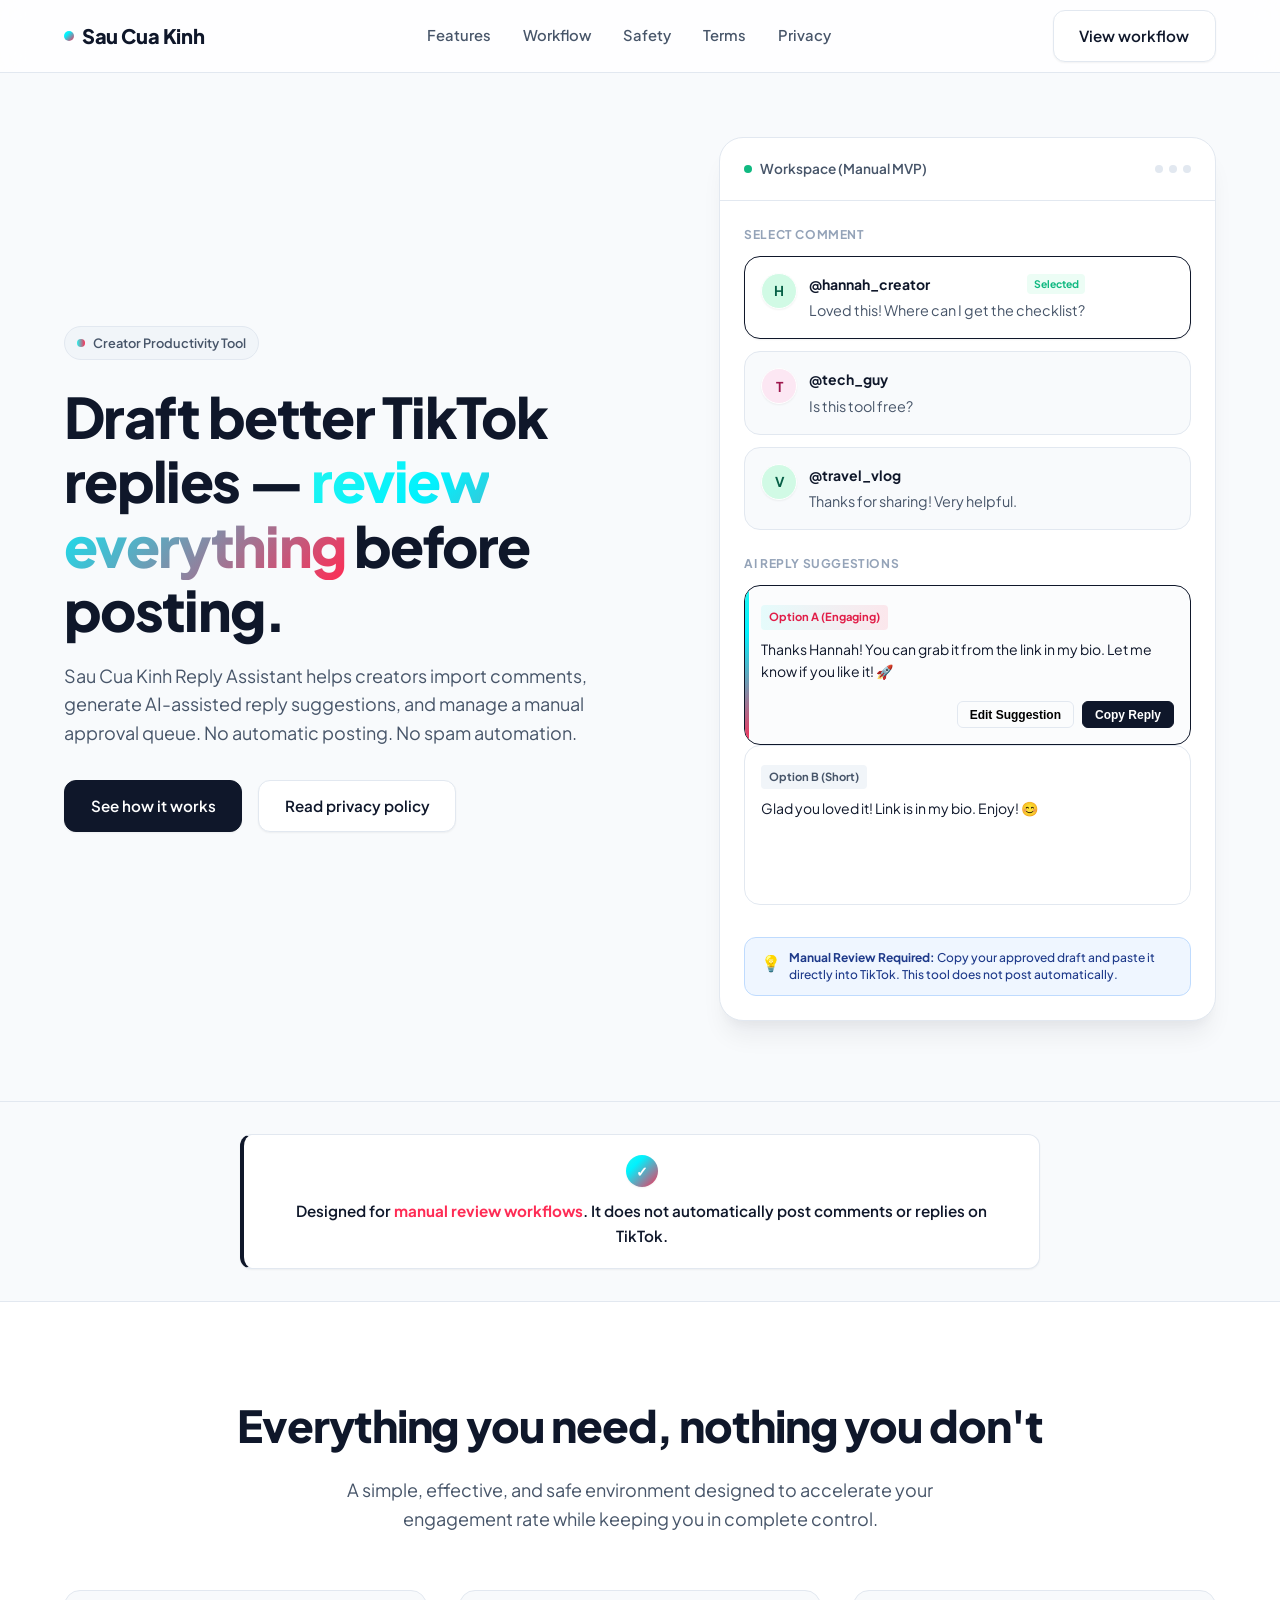
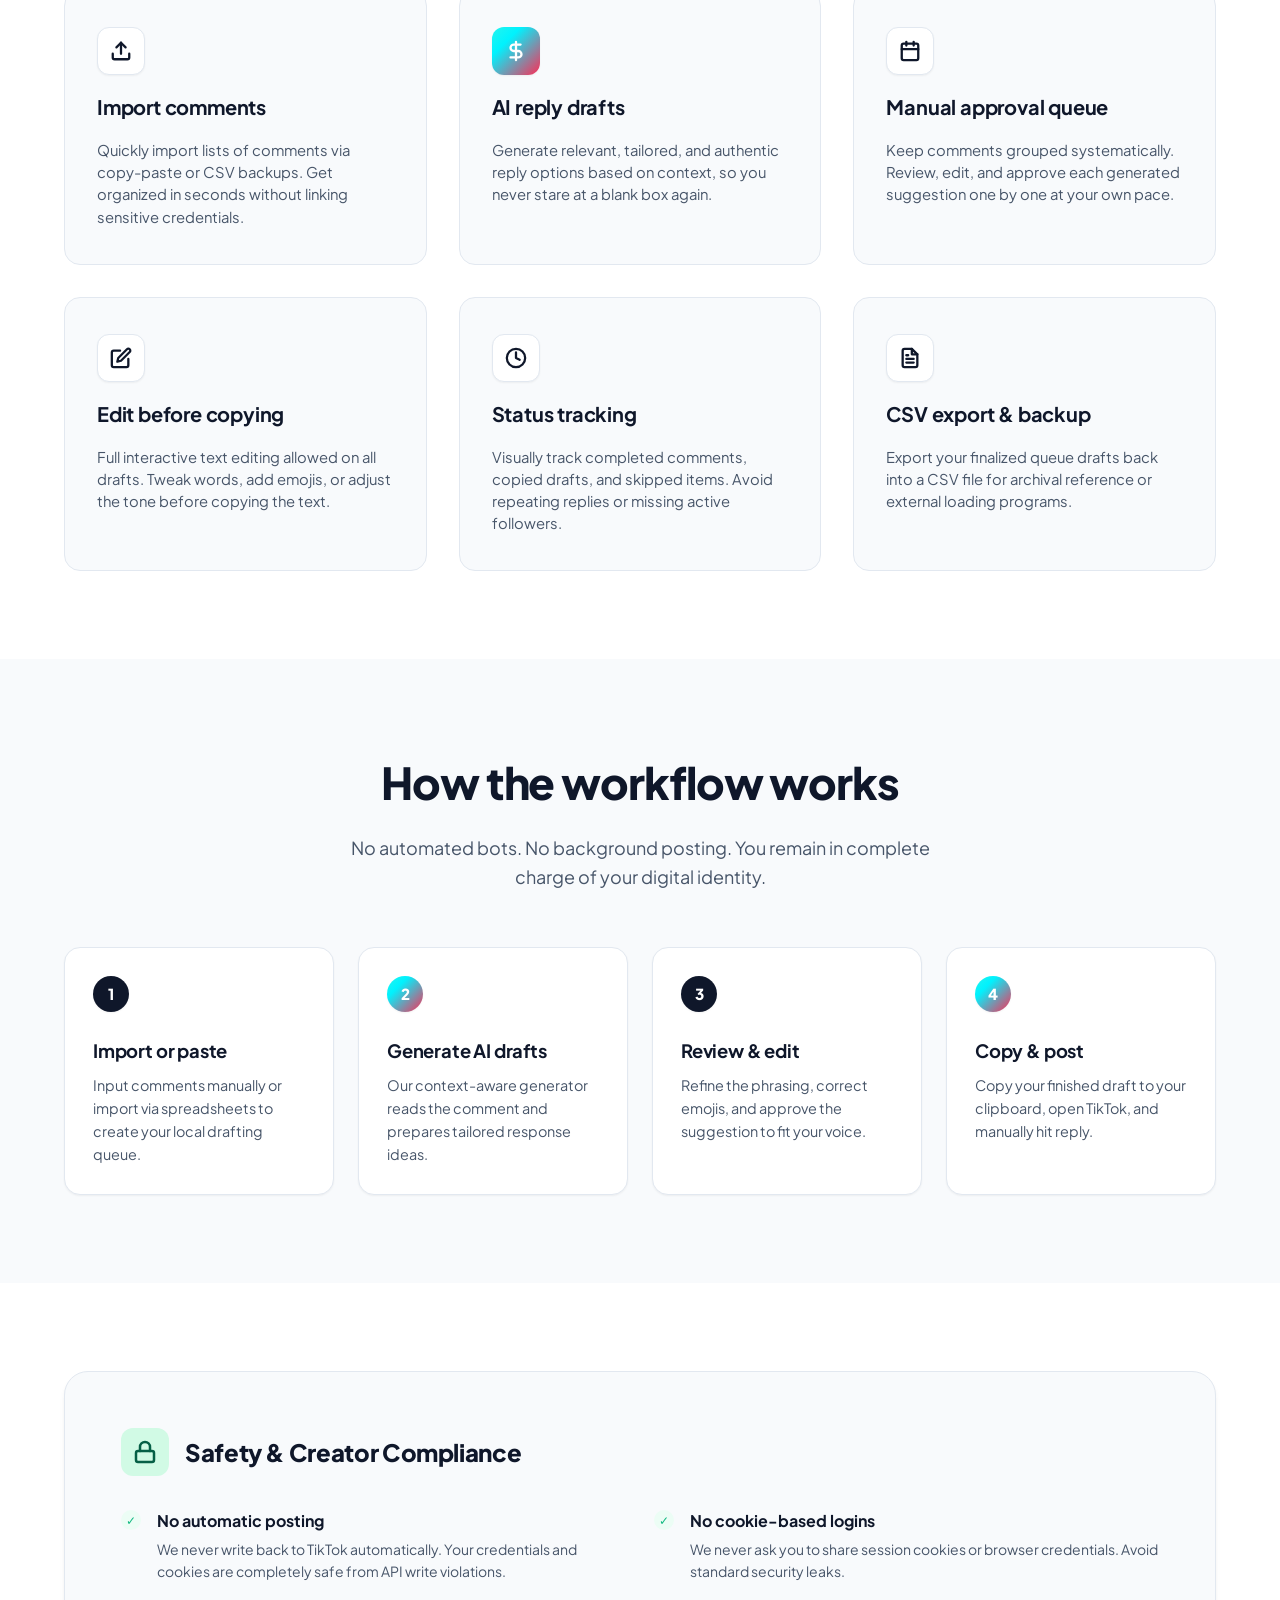
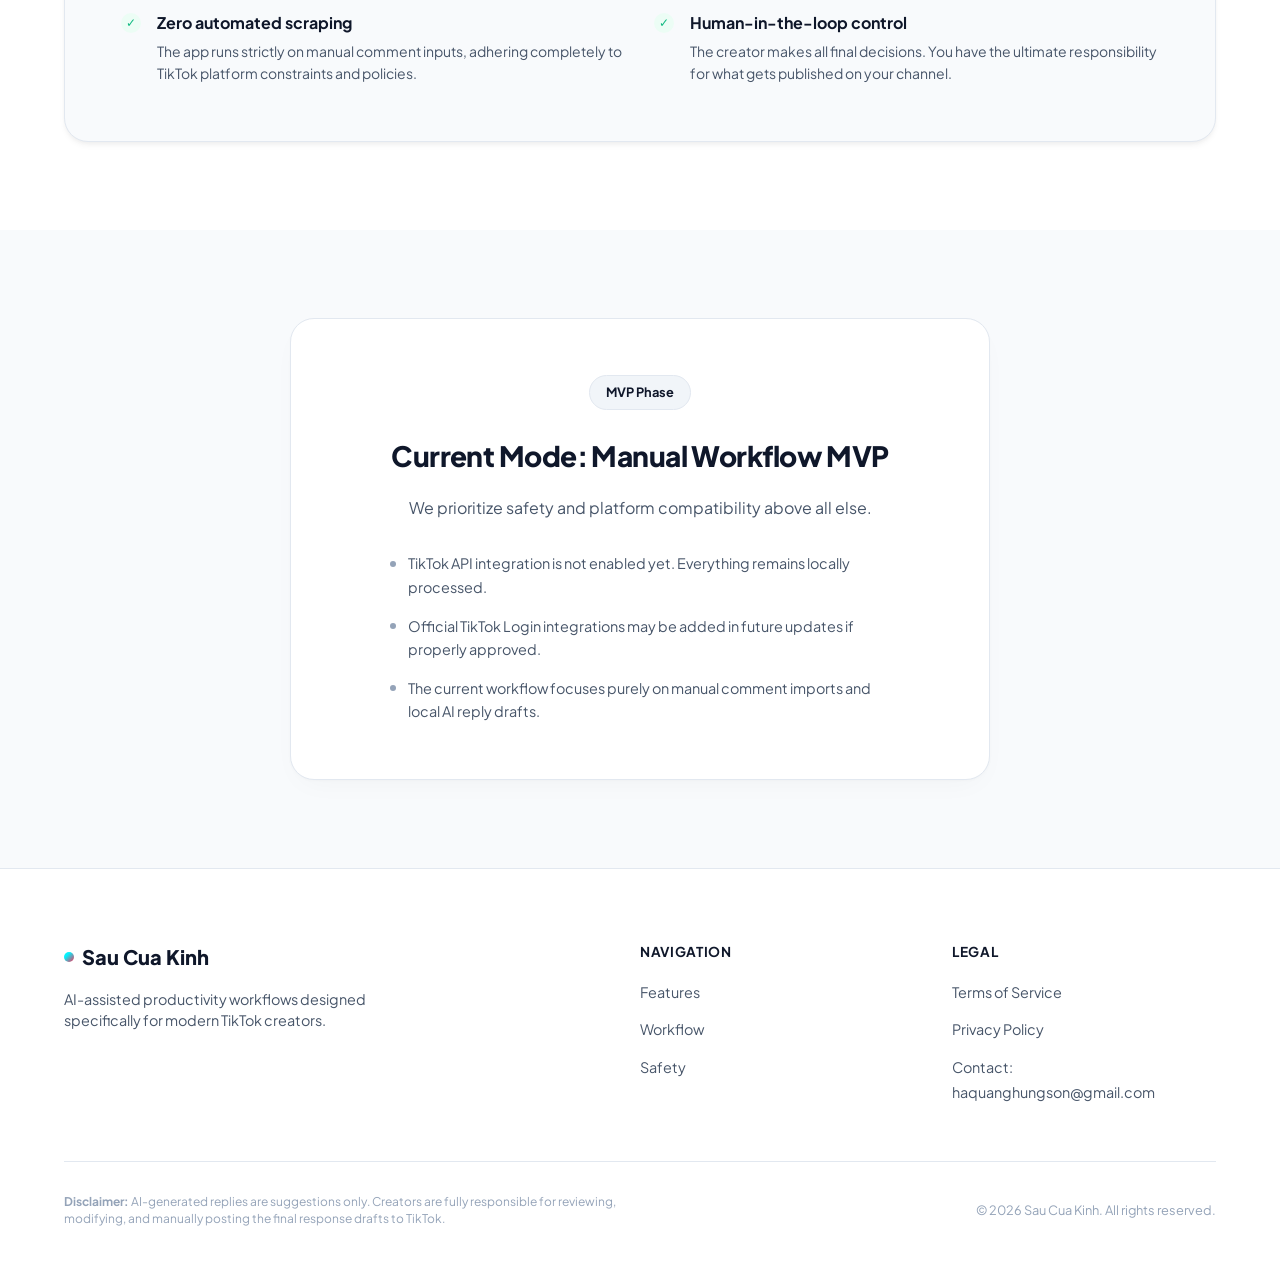
<file: index.html>
<!DOCTYPE html>
<html lang="en">
<head>
  <meta charset="UTF-8">
  <meta name="viewport" content="width=device-width, initial-scale=1.0">
  <title>Sau Cua Kinh Reply Assistant - Draft better TikTok replies</title>
  <meta name="description" content="Sau Cua Kinh Reply Assistant helps TikTok creators import comments, generate AI-assisted reply suggestions, and manage a manual approval queue.">
  <link rel="stylesheet" href="styles.css">
</head>
<body>

  <!-- Header / Navigation -->
  <header class="header">
    <div class="container navbar">
      <a href="index.html" class="logo">
        <span class="logo-dot"></span>
        Sau Cua Kinh
      </a>
      
      <nav class="nav-links">
        <a href="#features" class="nav-link">Features</a>
        <a href="#workflow" class="nav-link">Workflow</a>
        <a href="#safety" class="nav-link">Safety</a>
        <a href="terms.html" class="nav-link">Terms</a>
        <a href="privacy.html" class="nav-link">Privacy</a>
      </nav>

      <div class="nav-cta">
        <a href="#workflow" class="btn btn-secondary btn-sm">View workflow</a>
      </div>

      <button class="mobile-menu-btn" aria-label="Toggle Navigation">
        <span></span>
        <span></span>
        <span></span>
      </button>
    </div>
  </header>

  <!-- Mobile Dropdown Nav -->
  <div class="mobile-nav">
    <a href="#features" class="nav-link">Features</a>
    <a href="#workflow" class="nav-link">Workflow</a>
    <a href="#safety" class="nav-link">Safety</a>
    <a href="terms.html" class="nav-link">Terms</a>
    <a href="privacy.html" class="nav-link">Privacy</a>
  </div>

  <!-- Hero Section -->
  <section class="section hero">
    <div class="container hero-grid">
      <div class="hero-content">
        <div class="hero-tag">
          <span class="hero-tag-icon"></span>
          Creator Productivity Tool
        </div>
        <h1 class="hero-title">
          Draft better TikTok replies — <span>review everything</span> before posting.
        </h1>
        <p class="hero-description">
          Sau Cua Kinh Reply Assistant helps creators import comments, generate AI-assisted reply suggestions, and manage a manual approval queue. No automatic posting. No spam automation.
        </p>
        <div class="hero-actions">
          <a href="#demo" class="btn btn-primary">See how it works</a>
          <a href="privacy.html" class="btn btn-secondary">Read privacy policy</a>
        </div>
      </div>

      <!-- Hero Visual: Mockup Dashboard -->
      <div class="hero-visual" id="demo">
        <div class="dashboard-mockup">
          <div class="dashboard-header">
            <div class="dashboard-status">
              <span class="status-indicator"></span>
              Workspace (Manual MVP)
            </div>
            <div class="dashboard-dots">
              <span class="dashboard-dot"></span>
              <span class="dashboard-dot"></span>
              <span class="dashboard-dot"></span>
            </div>
          </div>
          <div class="dashboard-body">
            
            <!-- Mock Comments list -->
            <div class="mock-comment-section">
              <div class="section-label">Select Comment</div>
              <div id="mock-comments-container" style="display: flex; flex-direction: column; gap: 0.75rem;">
                <!-- Placed dynamically via JS -->
              </div>
            </div>

            <!-- Mock AI Suggestions list -->
            <div class="mock-ai-section">
              <div class="section-label">AI Reply Suggestions</div>
              <div id="mock-suggestions-container">
                <!-- Placed dynamically via JS -->
              </div>
            </div>

            <!-- Reminder bar -->
            <div class="reminder-bar">
              <span class="reminder-icon">💡</span>
              <div class="reminder-text">
                <strong>Manual Review Required:</strong> Copy your approved draft and paste it directly into TikTok. This tool does not post automatically.
              </div>
            </div>

          </div>

          <!-- Mock Toast Notification inside dashboard -->
          <div class="mock-toast" id="mock-toast">
            <span class="mock-toast-success-icon">✓</span>
            <span id="mock-toast-text">Reply copied!</span>
          </div>

        </div>
      </div>
    </div>
  </section>

  <!-- Trust / Compliance Note Banner -->
  <section class="trust-banner">
    <div class="container">
      <div class="trust-card">
        <div class="trust-badge-gradient">✓</div>
        <div class="trust-text">
          Designed for <span>manual review workflows</span>. It does not automatically post comments or replies on TikTok.
        </div>
      </div>
    </div>
  </section>

  <!-- Features Section -->
  <section class="section features-section" id="features">
    <div class="container">
      <h2 class="section-title">Everything you need, nothing you don't</h2>
      <p class="section-subtitle">A simple, effective, and safe environment designed to accelerate your engagement rate while keeping you in complete control.</p>
      
      <div class="grid grid-3">
        <!-- Feature 1 -->
        <div class="feature-card">
          <div class="feature-icon-wrapper">
            <svg viewBox="0 0 24 24" fill="none" stroke="currentColor" stroke-width="2.5" stroke-linecap="round" stroke-linejoin="round">
              <path d="M21 15v4a2 2 0 0 1-2 2H5a2 2 0 0 1-2-2v-4"/>
              <polyline points="17 8 12 3 7 8"/>
              <line x1="12" y1="3" x2="12" y2="15"/>
            </svg>
          </div>
          <h3 class="feature-title">Import comments</h3>
          <p class="feature-desc">Quickly import lists of comments via copy-paste or CSV backups. Get organized in seconds without linking sensitive credentials.</p>
        </div>

        <!-- Feature 2 -->
        <div class="feature-card f-accent">
          <div class="feature-icon-wrapper">
            <svg viewBox="0 0 24 24" fill="none" stroke="currentColor" stroke-width="2.5" stroke-linecap="round" stroke-linejoin="round">
              <path d="M12 2v20M17 5H9.5a3.5 3.5 0 0 0 0 7h5a3.5 3.5 0 0 1 0 7H6"/>
            </svg>
          </div>
          <h3 class="feature-title">AI reply drafts</h3>
          <p class="feature-desc">Generate relevant, tailored, and authentic reply options based on context, so you never stare at a blank box again.</p>
        </div>

        <!-- Feature 3 -->
        <div class="feature-card">
          <div class="feature-icon-wrapper">
            <svg viewBox="0 0 24 24" fill="none" stroke="currentColor" stroke-width="2.5" stroke-linecap="round" stroke-linejoin="round">
              <rect x="3" y="4" width="18" height="18" rx="2" ry="2"/>
              <line x1="16" y1="2" x2="16" y2="6"/>
              <line x1="8" y1="2" x2="8" y2="6"/>
              <line x1="3" y1="10" x2="21" y2="10"/>
            </svg>
          </div>
          <h3 class="feature-title">Manual approval queue</h3>
          <p class="feature-desc">Keep comments grouped systematically. Review, edit, and approve each generated suggestion one by one at your own pace.</p>
        </div>

        <!-- Feature 4 -->
        <div class="feature-card">
          <div class="feature-icon-wrapper">
            <svg viewBox="0 0 24 24" fill="none" stroke="currentColor" stroke-width="2.5" stroke-linecap="round" stroke-linejoin="round">
              <path d="M11 4H4a2 2 0 0 0-2 2v14a2 2 0 0 0 2 2h14a2 2 0 0 0 2-2v-7"/>
              <path d="M18.5 2.5a2.121 2.121 0 1 1 3 3L12 15l-4 1 1-4z"/>
            </svg>
          </div>
          <h3 class="feature-title">Edit before copying</h3>
          <p class="feature-desc">Full interactive text editing allowed on all drafts. Tweak words, add emojis, or adjust the tone before copying the text.</p>
        </div>

        <!-- Feature 5 -->
        <div class="feature-card">
          <div class="feature-icon-wrapper">
            <svg viewBox="0 0 24 24" fill="none" stroke="currentColor" stroke-width="2.5" stroke-linecap="round" stroke-linejoin="round">
              <circle cx="12" cy="12" r="10"/>
              <polyline points="12 6 12 12 16 14"/>
            </svg>
          </div>
          <h3 class="feature-title">Status tracking</h3>
          <p class="feature-desc">Visually track completed comments, copied drafts, and skipped items. Avoid repeating replies or missing active followers.</p>
        </div>

        <!-- Feature 6 -->
        <div class="feature-card">
          <div class="feature-icon-wrapper">
            <svg viewBox="0 0 24 24" fill="none" stroke="currentColor" stroke-width="2.5" stroke-linecap="round" stroke-linejoin="round">
              <path d="M14 2H6a2 2 0 0 0-2 2v16a2 2 0 0 0 2 2h12a2 2 0 0 0 2-2V8z"/>
              <polyline points="14 2 14 8 20 8"/>
              <line x1="16" y1="13" x2="8" y2="13"/>
              <line x1="16" y1="17" x2="8" y2="17"/>
              <polyline points="10 9 9 9 8 9"/>
            </svg>
          </div>
          <h3 class="feature-title">CSV export & backup</h3>
          <p class="feature-desc">Export your finalized queue drafts back into a CSV file for archival reference or external loading programs.</p>
        </div>
      </div>
    </div>
  </section>

  <!-- Workflow Section -->
  <section class="section workflow-section" id="workflow">
    <div class="container">
      <h2 class="section-title">How the workflow works</h2>
      <p class="section-subtitle">No automated bots. No background posting. You remain in complete charge of your digital identity.</p>

      <div class="workflow-container">
        <!-- Step 1 -->
        <div class="workflow-step">
          <span class="step-num-badge">1</span>
          <div class="step-info">
            <h3 class="step-title">Import or paste</h3>
            <p class="step-desc">Input comments manually or import via spreadsheets to create your local drafting queue.</p>
          </div>
        </div>

        <!-- Step 2 -->
        <div class="workflow-step">
          <span class="step-num-badge">2</span>
          <div class="step-info">
            <h3 class="step-title">Generate AI drafts</h3>
            <p class="step-desc">Our context-aware generator reads the comment and prepares tailored response ideas.</p>
          </div>
        </div>

        <!-- Step 3 -->
        <div class="workflow-step">
          <span class="step-num-badge">3</span>
          <div class="step-info">
            <h3 class="step-title">Review & edit</h3>
            <p class="step-desc">Refine the phrasing, correct emojis, and approve the suggestion to fit your voice.</p>
          </div>
        </div>

        <!-- Step 4 -->
        <div class="workflow-step">
          <span class="step-num-badge">4</span>
          <div class="step-info">
            <h3 class="step-title">Copy & post</h3>
            <p class="step-desc">Copy your finished draft to your clipboard, open TikTok, and manually hit reply.</p>
          </div>
        </div>
      </div>
    </div>
  </section>

  <!-- Safety Section -->
  <section class="section safety-section" id="safety">
    <div class="container">
      <div class="safety-card">
        <div class="safety-card-header">
          <div class="safety-badge-icon">
            <svg viewBox="0 0 24 24" fill="none" stroke="currentColor" stroke-width="2.5" stroke-linecap="round" stroke-linejoin="round">
              <rect x="3" y="11" width="18" height="11" rx="2" ry="2"/>
              <path d="M7 11V7a5 5 0 0 1 10 0v4"/>
            </svg>
          </div>
          <h2 class="safety-card-title">Safety & Creator Compliance</h2>
        </div>

        <div class="safety-grid">
          <!-- Item 1 -->
          <div class="safety-item">
            <span class="safety-check-icon">✓</span>
            <div>
              <h3 class="safety-item-title">No automatic posting</h3>
              <p class="safety-item-desc">We never write back to TikTok automatically. Your credentials and cookies are completely safe from API write violations.</p>
            </div>
          </div>

          <!-- Item 2 -->
          <div class="safety-item">
            <span class="safety-check-icon">✓</span>
            <div>
              <h3 class="safety-item-title">No cookie-based logins</h3>
              <p class="safety-item-desc">We never ask you to share session cookies or browser credentials. Avoid standard security leaks.</p>
            </div>
          </div>

          <!-- Item 3 -->
          <div class="safety-item">
            <span class="safety-check-icon">✓</span>
            <div>
              <h3 class="safety-item-title">Zero automated scraping</h3>
              <p class="safety-item-desc">The app runs strictly on manual comment inputs, adhering completely to TikTok platform constraints and policies.</p>
            </div>
          </div>

          <!-- Item 4 -->
          <div class="safety-item">
            <span class="safety-check-icon">✓</span>
            <div>
              <h3 class="safety-item-title">Human-in-the-loop control</h3>
              <p class="safety-item-desc">The creator makes all final decisions. You have the ultimate responsibility for what gets published on your channel.</p>
            </div>
          </div>
        </div>
      </div>
    </div>
  </section>

  <!-- Demo / Integration Status Section -->
  <section class="section status-section">
    <div class="container">
      <div class="status-card">
        <div class="status-header-tag">MVP Phase</div>
        <h2 class="status-card-title">Current Mode: Manual Workflow MVP</h2>
        <p class="status-card-desc">We prioritize safety and platform compatibility above all else.</p>
        
        <div class="status-list">
          <div class="status-list-item">
            <span class="status-bullet"></span>
            <p>TikTok API integration is not enabled yet. Everything remains locally processed.</p>
          </div>
          <div class="status-list-item">
            <span class="status-bullet"></span>
            <p>Official TikTok Login integrations may be added in future updates if properly approved.</p>
          </div>
          <div class="status-list-item">
            <span class="status-bullet"></span>
            <p>The current workflow focuses purely on manual comment imports and local AI reply drafts.</p>
          </div>
        </div>
      </div>
    </div>
  </section>

  <!-- Footer -->
  <footer class="footer">
    <div class="container">
      <div class="footer-grid">
        <div class="footer-brand">
          <div class="footer-logo">
            <span class="logo-dot"></span>
            Sau Cua Kinh
          </div>
          <p class="footer-desc">AI-assisted productivity workflows designed specifically for modern TikTok creators.</p>
        </div>

        <div class="footer-links-col">
          <h4 class="footer-col-title">Navigation</h4>
          <ul class="footer-links">
            <li><a href="#features">Features</a></li>
            <li><a href="#workflow">Workflow</a></li>
            <li><a href="#safety">Safety</a></li>
          </ul>
        </div>

        <div class="footer-links-col">
          <h4 class="footer-col-title">Legal</h4>
          <ul class="footer-links">
            <li><a href="terms.html">Terms of Service</a></li>
            <li><a href="privacy.html">Privacy Policy</a></li>
            <li><a style="cursor: default; pointer-events: none;">Contact: haquanghungson@gmail.com</a></li>
          </ul>
        </div>
      </div>

      <div class="footer-bottom">
        <p class="footer-disclaimer">
          <strong>Disclaimer:</strong> AI-generated replies are suggestions only. Creators are fully responsible for reviewing, modifying, and manually posting the final response drafts to TikTok.
        </p>
        <p class="footer-copy">&copy; 2026 Sau Cua Kinh. All rights reserved.</p>
      </div>
    </div>
  </footer>

  <script src="script.js"></script>
</body>
</html>
</file>
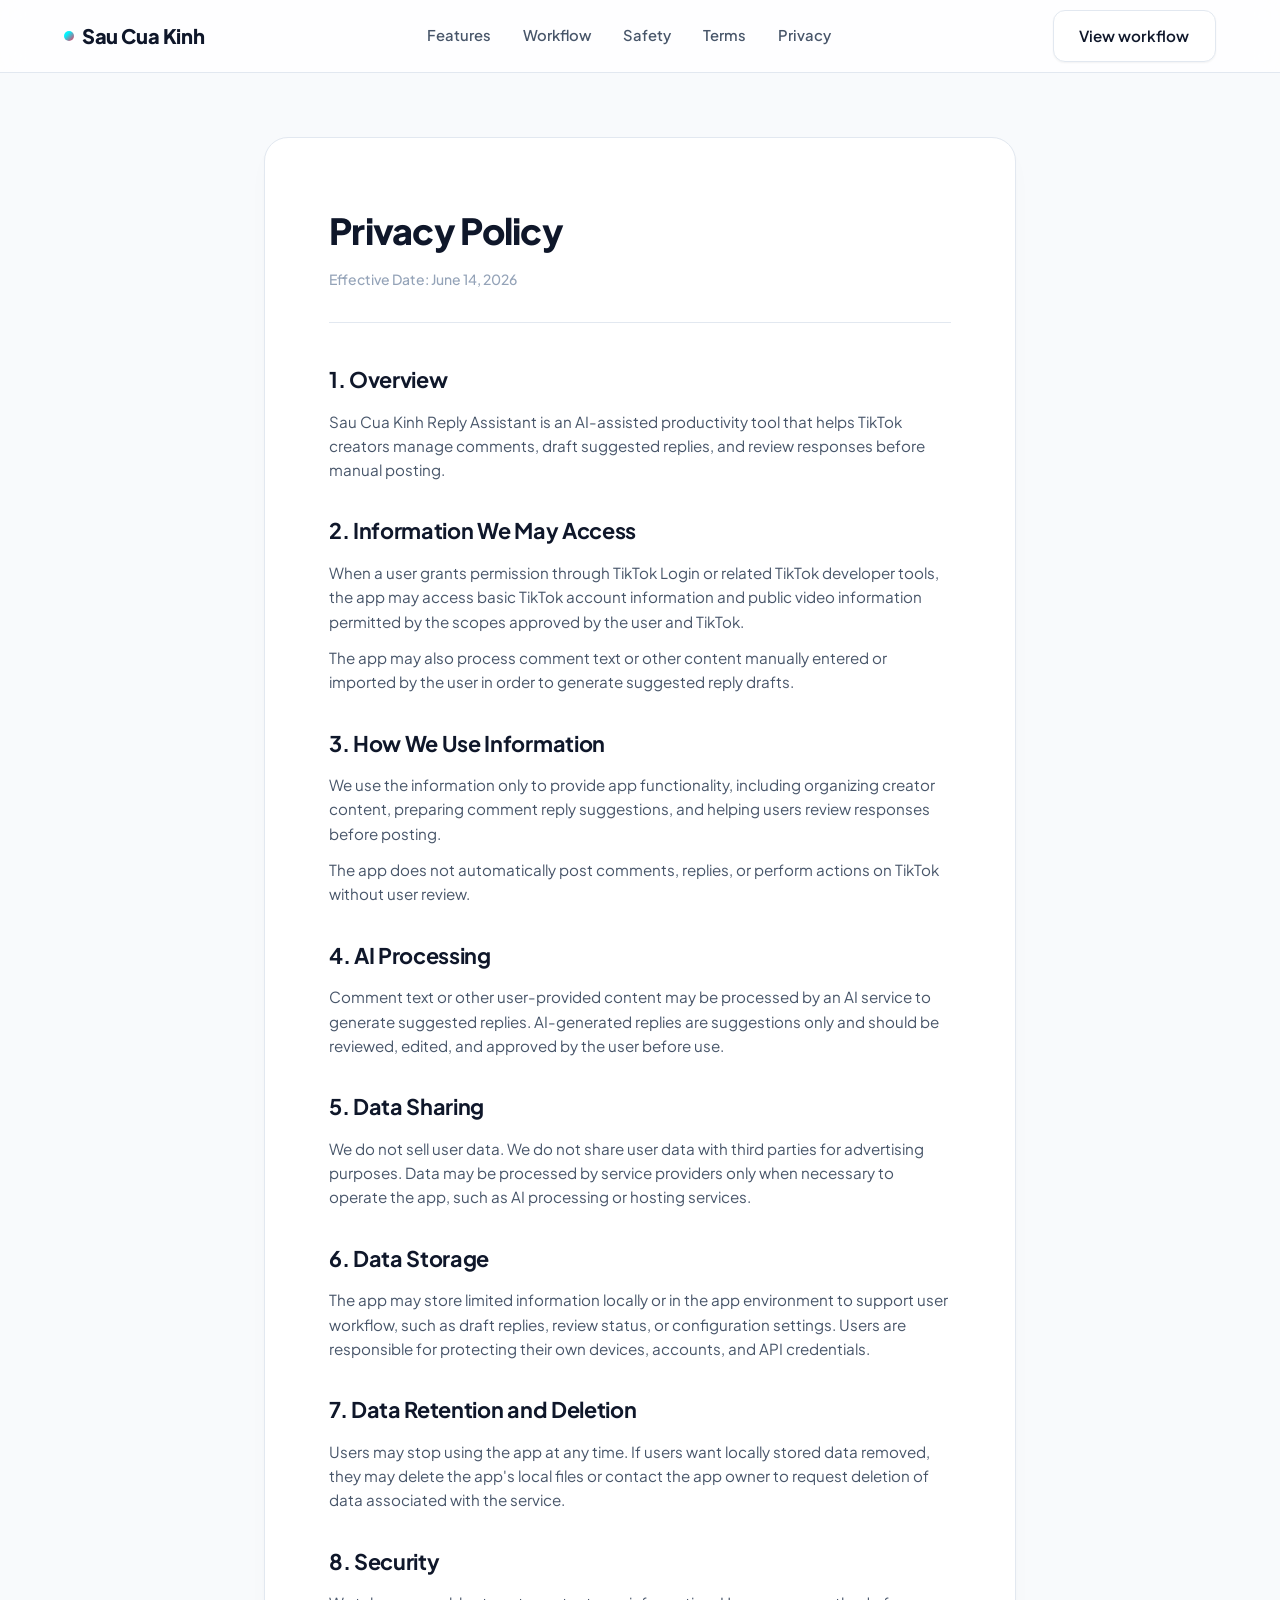
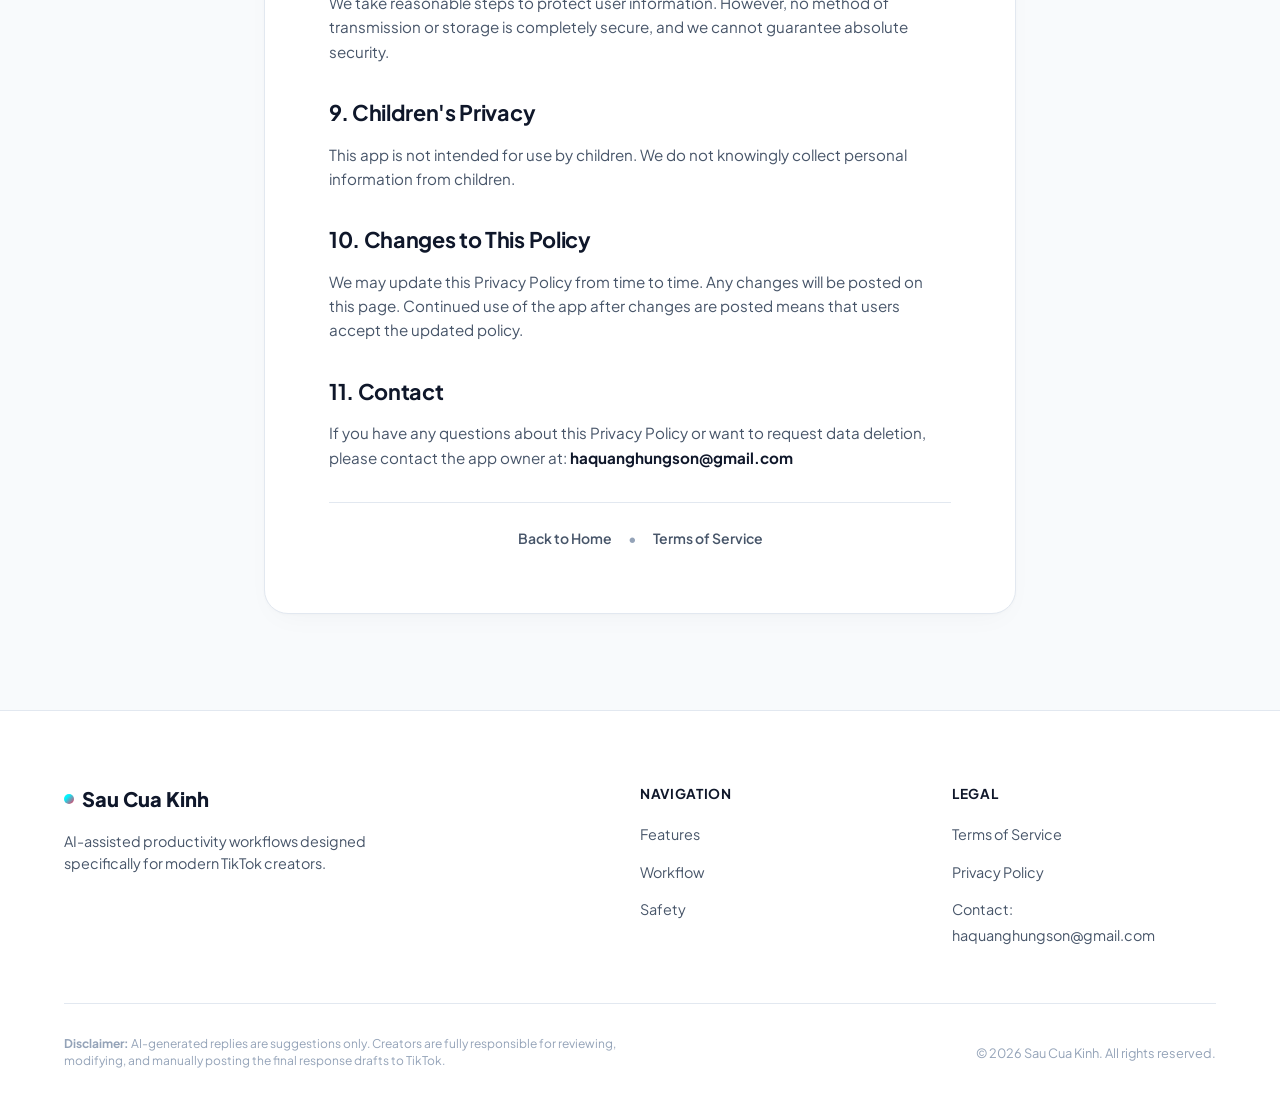
<file: privacy.html>
<!DOCTYPE html>
<html lang="en">
<head>
  <meta charset="UTF-8">
  <meta name="viewport" content="width=device-width, initial-scale=1.0">
  <title>Privacy Policy - Sau Cua Kinh Reply Assistant</title>
  <link rel="stylesheet" href="styles.css">
</head>
<body>

  <!-- Header / Navigation -->
  <header class="header">
    <div class="container navbar">
      <a href="index.html" class="logo">
        <span class="logo-dot"></span>
        Sau Cua Kinh
      </a>
      
      <nav class="nav-links">
        <a href="index.html#features" class="nav-link">Features</a>
        <a href="index.html#workflow" class="nav-link">Workflow</a>
        <a href="index.html#safety" class="nav-link">Safety</a>
        <a href="terms.html" class="nav-link">Terms</a>
        <a href="privacy.html" class="nav-link">Privacy</a>
      </nav>

      <div class="nav-cta">
        <a href="index.html#workflow" class="btn btn-secondary btn-sm">View workflow</a>
      </div>

      <button class="mobile-menu-btn" aria-label="Toggle Navigation">
        <span></span>
        <span></span>
        <span></span>
      </button>
    </div>
  </header>

  <!-- Mobile Dropdown Nav -->
  <div class="mobile-nav">
    <a href="index.html#features" class="nav-link">Features</a>
    <a href="index.html#workflow" class="nav-link">Workflow</a>
    <a href="index.html#safety" class="nav-link">Safety</a>
    <a href="terms.html" class="nav-link">Terms</a>
    <a href="privacy.html" class="nav-link">Privacy</a>
  </div>

  <!-- Main Legal Content Container -->
  <main class="legal-page">
    <div class="legal-container">
      <div class="legal-card">
        <div class="legal-header">
          <h1 class="legal-title">Privacy Policy</h1>
          <p class="legal-meta">Effective Date: June 14, 2026</p>
        </div>
        
        <div class="legal-body">
          <section class="legal-section">
            <h2>1. Overview</h2>
            <p>
              Sau Cua Kinh Reply Assistant is an AI-assisted productivity tool that helps TikTok creators
              manage comments, draft suggested replies, and review responses before manual posting.
            </p>
          </section>

          <section class="legal-section">
            <h2>2. Information We May Access</h2>
            <p>
              When a user grants permission through TikTok Login or related TikTok developer tools,
              the app may access basic TikTok account information and public video information permitted
              by the scopes approved by the user and TikTok.
            </p>
            <p>
              The app may also process comment text or other content manually entered or imported by the user
              in order to generate suggested reply drafts.
            </p>
          </section>

          <section class="legal-section">
            <h2>3. How We Use Information</h2>
            <p>
              We use the information only to provide app functionality, including organizing creator content,
              preparing comment reply suggestions, and helping users review responses before posting.
            </p>
            <p>
              The app does not automatically post comments, replies, or perform actions on TikTok without
              user review.
            </p>
          </section>

          <section class="legal-section">
            <h2>4. AI Processing</h2>
            <p>
              Comment text or other user-provided content may be processed by an AI service to generate
              suggested replies. AI-generated replies are suggestions only and should be reviewed, edited,
              and approved by the user before use.
            </p>
          </section>

          <section class="legal-section">
            <h2>5. Data Sharing</h2>
            <p>
              We do not sell user data. We do not share user data with third parties for advertising purposes.
              Data may be processed by service providers only when necessary to operate the app, such as
              AI processing or hosting services.
            </p>
          </section>

          <section class="legal-section">
            <h2>6. Data Storage</h2>
            <p>
              The app may store limited information locally or in the app environment to support user workflow,
              such as draft replies, review status, or configuration settings. Users are responsible for
              protecting their own devices, accounts, and API credentials.
            </p>
          </section>

          <section class="legal-section">
            <h2>7. Data Retention and Deletion</h2>
            <p>
              Users may stop using the app at any time. If users want locally stored data removed, they may
              delete the app's local files or contact the app owner to request deletion of data associated
              with the service.
            </p>
          </section>

          <section class="legal-section">
            <h2>8. Security</h2>
            <p>
              We take reasonable steps to protect user information. However, no method of transmission or
              storage is completely secure, and we cannot guarantee absolute security.
            </p>
          </section>

          <section class="legal-section">
            <h2>9. Children's Privacy</h2>
            <p>
              This app is not intended for use by children. We do not knowingly collect personal information
              from children.
            </p>
          </section>

          <section class="legal-section">
            <h2>10. Changes to This Policy</h2>
            <p>
              We may update this Privacy Policy from time to time. Any changes will be posted on this page.
              Continued use of the app after changes are posted means that users accept the updated policy.
            </p>
          </section>

          <section class="legal-section">
            <h2>11. Contact</h2>
            <p>
              If you have any questions about this Privacy Policy or want to request data deletion, please
              contact the app owner at: <strong>haquanghungson@gmail.com</strong>
            </p>
          </section>
        </div>

        <div class="legal-footer-links">
          <a href="index.html">Back to Home</a>
          <span>•</span>
          <a href="terms.html">Terms of Service</a>
        </div>
      </div>
    </div>
  </main>

  <!-- Footer -->
  <footer class="footer">
    <div class="container">
      <div class="footer-grid">
        <div class="footer-brand">
          <div class="footer-logo">
            <span class="logo-dot"></span>
            Sau Cua Kinh
          </div>
          <p class="footer-desc">AI-assisted productivity workflows designed specifically for modern TikTok creators.</p>
        </div>

        <div class="footer-links-col">
          <h4 class="footer-col-title">Navigation</h4>
          <ul class="footer-links">
            <li><a href="index.html#features">Features</a></li>
            <li><a href="index.html#workflow">Workflow</a></li>
            <li><a href="index.html#safety">Safety</a></li>
          </ul>
        </div>

        <div class="footer-links-col">
          <h4 class="footer-col-title">Legal</h4>
          <ul class="footer-links">
            <li><a href="terms.html">Terms of Service</a></li>
            <li><a href="privacy.html">Privacy Policy</a></li>
            <li><a style="cursor: default; pointer-events: none;">Contact: haquanghungson@gmail.com</a></li>
          </ul>
        </div>
      </div>

      <div class="footer-bottom">
        <p class="footer-disclaimer">
          <strong>Disclaimer:</strong> AI-generated replies are suggestions only. Creators are fully responsible for reviewing, modifying, and manually posting the final response drafts to TikTok.
        </p>
        <p class="footer-copy">&copy; 2026 Sau Cua Kinh. All rights reserved.</p>
      </div>
    </div>
  </footer>

  <script src="script.js"></script>
</body>
</html>
</file>
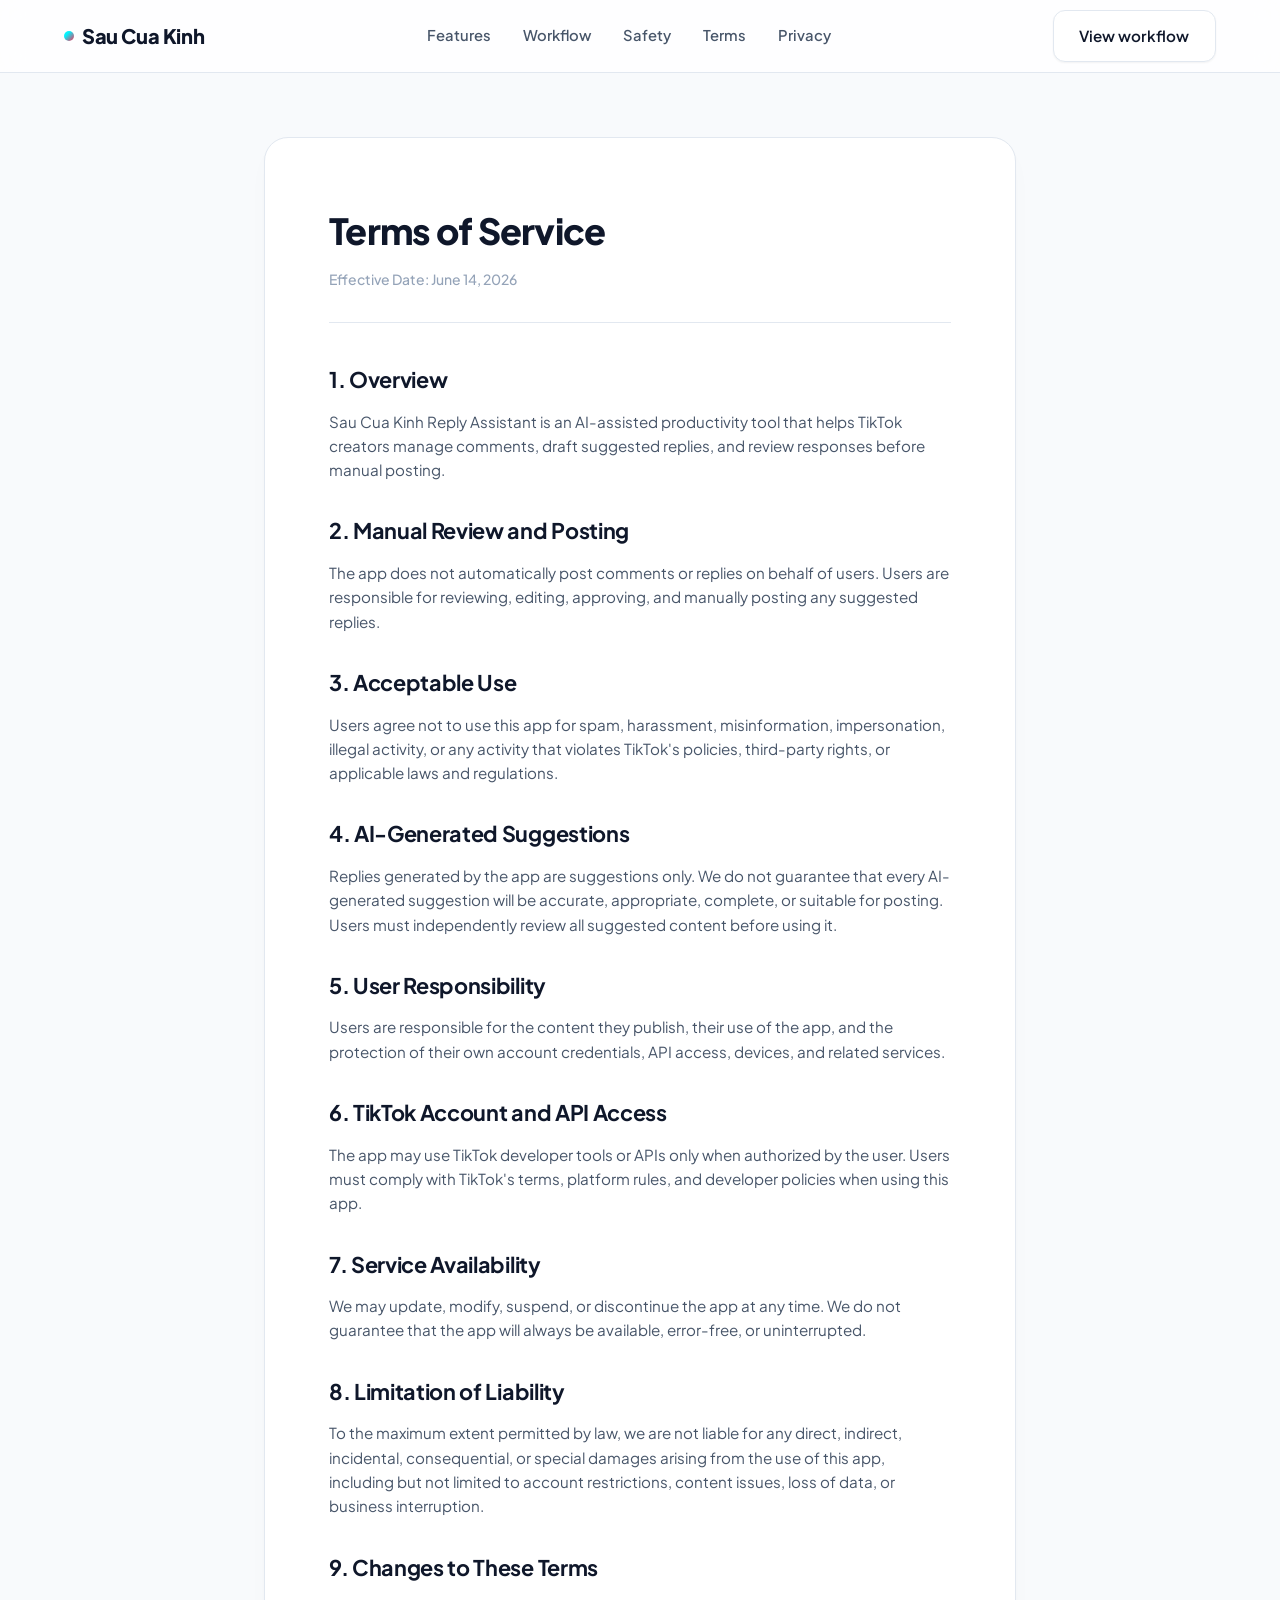
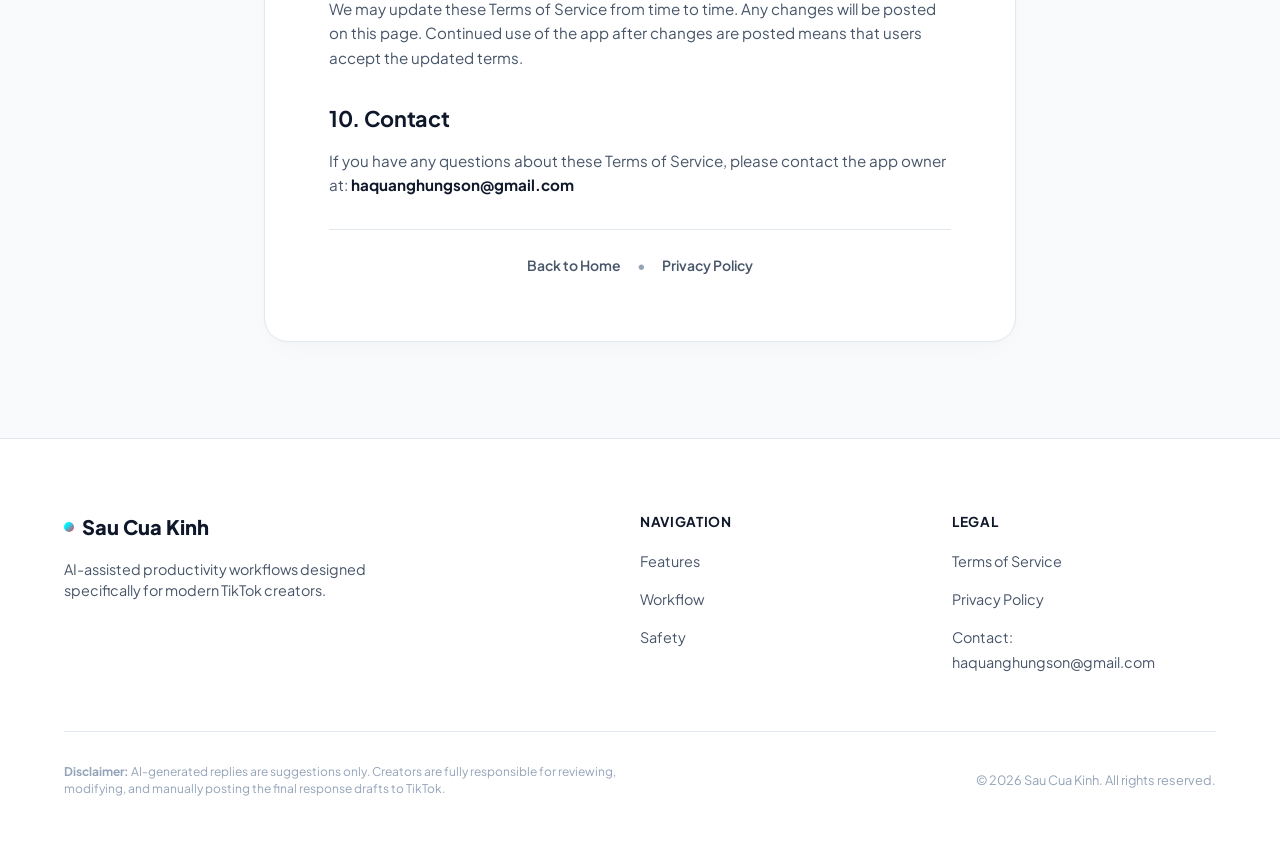
<file: terms.html>
<!DOCTYPE html>
<html lang="en">
<head>
  <meta charset="UTF-8">
  <meta name="viewport" content="width=device-width, initial-scale=1.0">
  <title>Terms of Service - Sau Cua Kinh Reply Assistant</title>
  <link rel="stylesheet" href="styles.css">
</head>
<body>

  <!-- Header / Navigation -->
  <header class="header">
    <div class="container navbar">
      <a href="index.html" class="logo">
        <span class="logo-dot"></span>
        Sau Cua Kinh
      </a>
      
      <nav class="nav-links">
        <a href="index.html#features" class="nav-link">Features</a>
        <a href="index.html#workflow" class="nav-link">Workflow</a>
        <a href="index.html#safety" class="nav-link">Safety</a>
        <a href="terms.html" class="nav-link">Terms</a>
        <a href="privacy.html" class="nav-link">Privacy</a>
      </nav>

      <div class="nav-cta">
        <a href="index.html#workflow" class="btn btn-secondary btn-sm">View workflow</a>
      </div>

      <button class="mobile-menu-btn" aria-label="Toggle Navigation">
        <span></span>
        <span></span>
        <span></span>
      </button>
    </div>
  </header>

  <!-- Mobile Dropdown Nav -->
  <div class="mobile-nav">
    <a href="index.html#features" class="nav-link">Features</a>
    <a href="index.html#workflow" class="nav-link">Workflow</a>
    <a href="index.html#safety" class="nav-link">Safety</a>
    <a href="terms.html" class="nav-link">Terms</a>
    <a href="privacy.html" class="nav-link">Privacy</a>
  </div>

  <!-- Main Legal Content Container -->
  <main class="legal-page">
    <div class="legal-container">
      <div class="legal-card">
        <div class="legal-header">
          <h1 class="legal-title">Terms of Service</h1>
          <p class="legal-meta">Effective Date: June 14, 2026</p>
        </div>
        
        <div class="legal-body">
          <section class="legal-section">
            <h2>1. Overview</h2>
            <p>
              Sau Cua Kinh Reply Assistant is an AI-assisted productivity tool that helps TikTok creators
              manage comments, draft suggested replies, and review responses before manual posting.
            </p>
          </section>

          <section class="legal-section">
            <h2>2. Manual Review and Posting</h2>
            <p>
              The app does not automatically post comments or replies on behalf of users.
              Users are responsible for reviewing, editing, approving, and manually posting any suggested replies.
            </p>
          </section>

          <section class="legal-section">
            <h2>3. Acceptable Use</h2>
            <p>
              Users agree not to use this app for spam, harassment, misinformation, impersonation,
              illegal activity, or any activity that violates TikTok's policies, third-party rights,
              or applicable laws and regulations.
            </p>
          </section>

          <section class="legal-section">
            <h2>4. AI-Generated Suggestions</h2>
            <p>
              Replies generated by the app are suggestions only. We do not guarantee that every AI-generated
              suggestion will be accurate, appropriate, complete, or suitable for posting.
              Users must independently review all suggested content before using it.
            </p>
          </section>

          <section class="legal-section">
            <h2>5. User Responsibility</h2>
            <p>
              Users are responsible for the content they publish, their use of the app, and the protection
              of their own account credentials, API access, devices, and related services.
            </p>
          </section>

          <section class="legal-section">
            <h2>6. TikTok Account and API Access</h2>
            <p>
              The app may use TikTok developer tools or APIs only when authorized by the user.
              Users must comply with TikTok's terms, platform rules, and developer policies when using this app.
            </p>
          </section>

          <section class="legal-section">
            <h2>7. Service Availability</h2>
            <p>
              We may update, modify, suspend, or discontinue the app at any time.
              We do not guarantee that the app will always be available, error-free, or uninterrupted.
            </p>
          </section>

          <section class="legal-section">
            <h2>8. Limitation of Liability</h2>
            <p>
              To the maximum extent permitted by law, we are not liable for any direct, indirect,
              incidental, consequential, or special damages arising from the use of this app,
              including but not limited to account restrictions, content issues, loss of data,
              or business interruption.
            </p>
          </section>

          <section class="legal-section">
            <h2>9. Changes to These Terms</h2>
            <p>
              We may update these Terms of Service from time to time. Any changes will be posted on this page.
              Continued use of the app after changes are posted means that users accept the updated terms.
            </p>
          </section>

          <section class="legal-section">
            <h2>10. Contact</h2>
            <p>
              If you have any questions about these Terms of Service, please contact the app owner at:
              <strong>haquanghungson@gmail.com</strong>
            </p>
          </section>
        </div>

        <div class="legal-footer-links">
          <a href="index.html">Back to Home</a>
          <span>•</span>
          <a href="privacy.html">Privacy Policy</a>
        </div>
      </div>
    </div>
  </main>

  <!-- Footer -->
  <footer class="footer">
    <div class="container">
      <div class="footer-grid">
        <div class="footer-brand">
          <div class="footer-logo">
            <span class="logo-dot"></span>
            Sau Cua Kinh
          </div>
          <p class="footer-desc">AI-assisted productivity workflows designed specifically for modern TikTok creators.</p>
        </div>

        <div class="footer-links-col">
          <h4 class="footer-col-title">Navigation</h4>
          <ul class="footer-links">
            <li><a href="index.html#features">Features</a></li>
            <li><a href="index.html#workflow">Workflow</a></li>
            <li><a href="index.html#safety">Safety</a></li>
          </ul>
        </div>

        <div class="footer-links-col">
          <h4 class="footer-col-title">Legal</h4>
          <ul class="footer-links">
            <li><a href="terms.html">Terms of Service</a></li>
            <li><a href="privacy.html">Privacy Policy</a></li>
            <li><a style="cursor: default; pointer-events: none;">Contact: haquanghungson@gmail.com</a></li>
          </ul>
        </div>
      </div>

      <div class="footer-bottom">
        <p class="footer-disclaimer">
          <strong>Disclaimer:</strong> AI-generated replies are suggestions only. Creators are fully responsible for reviewing, modifying, and manually posting the final response drafts to TikTok.
        </p>
        <p class="footer-copy">&copy; 2026 Sau Cua Kinh. All rights reserved.</p>
      </div>
    </div>
  </footer>

  <script src="script.js"></script>
</body>
</html>
</file>
<file: styles.css>
@import url('https://fonts.googleapis.com/css2?family=Plus+Jakarta+Sans:wght@300;400;500;600;700;800&display=swap');

:root {
  /* Colors */
  --bg-primary: #f8fafc;
  --bg-secondary: #ffffff;
  --text-primary: #0f172a;
  --text-secondary: #475569;
  --text-muted: #94a3b8;
  --border-color: #e2e8f0;
  
  --primary-color: #0f172a;
  --primary-hover: #1e293b;
  
  /* TikTok inspired accent colors (cyan & pink) */
  --accent-cyan: #25f4ee;
  --accent-pink: #fe2c55;
  --accent-gradient: linear-gradient(135deg, #25f4ee 0%, #00f2fe 30%, #fe2c55 100%);
  --accent-gradient-hover: linear-gradient(135deg, #1de5de 0%, #00dcf0 30%, #e02447 100%);
  
  --success-color: #10b981;
  --success-bg: #ecfdf5;
  --warning-color: #f59e0b;
  --warning-bg: #fffbeb;
  
  /* Layout */
  --container-max-width: 1200px;
  --border-radius-sm: 8px;
  --border-radius-md: 12px;
  --border-radius-lg: 16px;
  --border-radius-xl: 24px;
  
  /* Shadows */
  --shadow-sm: 0 1px 2px 0 rgba(0, 0, 0, 0.05);
  --shadow-md: 0 4px 6px -1px rgba(0, 0, 0, 0.05), 0 2px 4px -1px rgba(0, 0, 0, 0.03);
  --shadow-lg: 0 10px 15px -3px rgba(15, 23, 42, 0.04), 0 4px 6px -2px rgba(15, 23, 42, 0.02);
  --shadow-xl: 0 20px 25px -5px rgba(15, 23, 42, 0.06), 0 10px 10px -5px rgba(15, 23, 42, 0.03);
  --shadow-card: 0 10px 30px -10px rgba(0, 0, 0, 0.04), 0 1px 3px rgba(0, 0, 0, 0.02);
  
  /* Fonts */
  --font-family: 'Plus Jakarta Sans', -apple-system, BlinkMacSystemFont, "Segoe UI", Roboto, Helvetica, Arial, sans-serif;
  
  /* Transitions */
  --transition-fast: 0.15s ease;
  --transition-normal: 0.25s ease;
}

/* Reset */
*, *::before, *::after {
  box-sizing: border-box;
  margin: 0;
  padding: 0;
}

html {
  scroll-behavior: smooth;
  font-size: 16px;
}

body {
  font-family: var(--font-family);
  background-color: var(--bg-primary);
  color: var(--text-primary);
  line-height: 1.6;
  -webkit-font-smoothing: antialiased;
  overflow-x: hidden;
}

a {
  color: inherit;
  text-decoration: none;
  transition: color var(--transition-fast);
}

img {
  max-width: 100%;
  height: auto;
  display: block;
}

/* Layout Utilities */
.container {
  width: 100%;
  max-width: var(--container-max-width);
  margin-left: auto;
  margin-right: auto;
  padding-left: 1.5rem;
  padding-right: 1.5rem;
}

.section {
  padding-block: 5.5rem;
}

.section-title {
  font-size: 2.25rem;
  font-weight: 800;
  letter-spacing: -0.025em;
  margin-bottom: 1rem;
  text-align: center;
}

.section-subtitle {
  font-size: 1.125rem;
  color: var(--text-secondary);
  max-width: 600px;
  margin-inline: auto;
  margin-bottom: 3.5rem;
  text-align: center;
}

.grid {
  display: grid;
  gap: 2rem;
}

.grid-2 {
  grid-template-columns: 1fr;
}

.grid-3 {
  grid-template-columns: 1fr;
}

/* Header & Navbar */
.header {
  position: sticky;
  top: 0;
  z-index: 100;
  background-color: rgba(255, 255, 255, 0.8);
  backdrop-filter: blur(12px);
  -webkit-backdrop-filter: blur(12px);
  border-bottom: 1px solid var(--border-color);
  transition: background-color var(--transition-fast);
}

.navbar {
  display: flex;
  justify-content: space-between;
  align-items: center;
  height: 4.5rem;
}

.logo {
  display: flex;
  align-items: center;
  gap: 0.5rem;
  font-weight: 800;
  font-size: 1.25rem;
  letter-spacing: -0.02em;
}

.logo-dot {
  width: 10px;
  height: 10px;
  border-radius: 50%;
  background: var(--accent-gradient);
}

.nav-links {
  display: none;
  align-items: center;
  gap: 2rem;
}

.nav-link {
  font-size: 0.925rem;
  font-weight: 550;
  color: var(--text-secondary);
}

.nav-link:hover {
  color: var(--text-primary);
}

.nav-cta {
  display: none;
}

.mobile-menu-btn {
  display: flex;
  flex-direction: column;
  justify-content: space-between;
  width: 24px;
  height: 18px;
  background: none;
  border: none;
  cursor: pointer;
  z-index: 110;
}

.mobile-menu-btn span {
  width: 100%;
  height: 2px;
  background-color: var(--text-primary);
  border-radius: 2px;
  transition: transform var(--transition-fast), opacity var(--transition-fast);
}

.mobile-menu-btn.active span:nth-child(1) {
  transform: translateY(8px) rotate(45deg);
}

.mobile-menu-btn.active span:nth-child(2) {
  opacity: 0;
}

.mobile-menu-btn.active span:nth-child(3) {
  transform: translateY(-8px) rotate(-45deg);
}

.mobile-nav {
  position: fixed;
  top: 0;
  right: -100%;
  width: 80%;
  max-width: 400px;
  height: 100vh;
  background-color: var(--bg-secondary);
  box-shadow: var(--shadow-xl);
  padding: 6rem 2rem 2rem 2rem;
  display: flex;
  flex-direction: column;
  gap: 1.5rem;
  z-index: 105;
  transition: right var(--transition-normal);
}

.mobile-nav.active {
  right: 0;
}

.mobile-nav .nav-link {
  font-size: 1.125rem;
  border-bottom: 1px solid var(--border-color);
  padding-bottom: 0.75rem;
}

/* Hero Section */
.hero {
  padding-top: 4rem;
  padding-bottom: 5rem;
  overflow: hidden;
}

.hero-grid {
  display: grid;
  grid-template-columns: 1fr;
  gap: 4rem;
  align-items: center;
}

.hero-content {
  text-align: center;
}

.hero-tag {
  display: inline-flex;
  align-items: center;
  gap: 0.5rem;
  background-color: #f1f5f9;
  border: 1px solid var(--border-color);
  padding: 0.35rem 0.75rem;
  border-radius: 9999px;
  font-size: 0.8rem;
  font-weight: 600;
  color: var(--text-secondary);
  margin-bottom: 1.5rem;
}

.hero-tag-icon {
  width: 8px;
  height: 8px;
  border-radius: 50%;
  background: linear-gradient(90deg, var(--accent-cyan), var(--accent-pink));
  animation: pulse 2s infinite;
}

@keyframes pulse {
  0% { transform: scale(0.9); opacity: 0.6; }
  50% { transform: scale(1.2); opacity: 1; }
  100% { transform: scale(0.9); opacity: 0.6; }
}

.hero-title {
  font-size: 2.75rem;
  font-weight: 850;
  line-height: 1.15;
  letter-spacing: -0.03em;
  margin-bottom: 1.25rem;
}

.hero-title span {
  background: var(--accent-gradient);
  -webkit-background-clip: text;
  -webkit-text-fill-color: transparent;
  background-clip: text;
}

.hero-description {
  font-size: 1.125rem;
  color: var(--text-secondary);
  margin-bottom: 2rem;
  max-width: 580px;
  margin-inline: auto;
}

.hero-actions {
  display: flex;
  flex-direction: column;
  gap: 1rem;
  justify-content: center;
}

/* Buttons */
.btn {
  display: inline-flex;
  align-items: center;
  justify-content: center;
  padding: 0.8rem 1.6rem;
  font-size: 0.95rem;
  font-weight: 600;
  border-radius: var(--border-radius-md);
  transition: transform var(--transition-fast), background-color var(--transition-fast), border-color var(--transition-fast), box-shadow var(--transition-fast);
  cursor: pointer;
  gap: 0.5rem;
}

.btn:active {
  transform: scale(0.98);
}

.btn-primary {
  background-color: var(--primary-color);
  color: var(--bg-secondary);
  border: 1px solid var(--primary-color);
  box-shadow: var(--shadow-sm);
}

.btn-primary:hover {
  background-color: var(--primary-hover);
  border-color: var(--primary-hover);
  box-shadow: var(--shadow-md);
}

.btn-accent {
  background: var(--accent-gradient);
  color: white;
  border: none;
  box-shadow: 0 4px 14px rgba(254, 44, 85, 0.2);
}

.btn-accent:hover {
  background: var(--accent-gradient-hover);
  box-shadow: 0 6px 20px rgba(254, 44, 85, 0.3);
}

.btn-secondary {
  background-color: var(--bg-secondary);
  color: var(--text-primary);
  border: 1px solid var(--border-color);
  box-shadow: var(--shadow-sm);
}

.btn-secondary:hover {
  background-color: var(--bg-primary);
  border-color: var(--text-muted);
}

/* Hero Visual / Dashboard Mockup */
.hero-visual {
  position: relative;
  width: 100%;
}

.dashboard-mockup {
  background-color: var(--bg-secondary);
  border: 1px solid var(--border-color);
  border-radius: var(--border-radius-xl);
  box-shadow: var(--shadow-xl);
  overflow: hidden;
  display: flex;
  flex-direction: column;
  width: 100%;
  max-width: 540px;
  margin: 0 auto;
}

.dashboard-header {
  padding: 1.25rem 1.5rem;
  border-bottom: 1px solid var(--border-color);
  display: flex;
  justify-content: space-between;
  align-items: center;
}

.dashboard-status {
  display: flex;
  align-items: center;
  gap: 0.5rem;
  font-size: 0.85rem;
  font-weight: 600;
  color: var(--text-secondary);
}

.status-indicator {
  width: 8px;
  height: 8px;
  background-color: var(--success-color);
  border-radius: 50%;
}

.dashboard-dots {
  display: flex;
  gap: 6px;
}

.dashboard-dot {
  width: 8px;
  height: 8px;
  background-color: var(--border-color);
  border-radius: 50%;
}

.dashboard-body {
  padding: 1.5rem;
  display: flex;
  flex-direction: column;
  gap: 1.5rem;
}

/* Comment Box mockup */
.mock-comment-section {
  display: flex;
  flex-direction: column;
  gap: 0.75rem;
}

.section-label {
  font-size: 0.75rem;
  font-weight: 700;
  text-transform: uppercase;
  letter-spacing: 0.05em;
  color: var(--text-muted);
}

.mock-comment-card {
  background-color: var(--bg-primary);
  border: 1px solid var(--border-color);
  border-radius: var(--border-radius-lg);
  padding: 1rem;
  display: flex;
  gap: 0.75rem;
}

.avatar {
  width: 36px;
  height: 36px;
  border-radius: 50%;
  background-color: #e2e8f0;
  display: flex;
  align-items: center;
  justify-content: center;
  font-weight: 700;
  font-size: 0.85rem;
  color: var(--text-secondary);
  flex-shrink: 0;
  border: 1.5px solid var(--bg-secondary);
  box-shadow: var(--shadow-sm);
}

.avatar.accent-cyan {
  background-color: #d1fae5;
  color: #065f46;
}

.avatar.accent-pink {
  background-color: #fce7f3;
  color: #9d174d;
}

.comment-info {
  display: flex;
  flex-direction: column;
  gap: 0.25rem;
}

.commenter-name {
  font-size: 0.875rem;
  font-weight: 700;
  color: var(--text-primary);
}

.comment-text {
  font-size: 0.9rem;
  color: var(--text-secondary);
}

/* AI Suggestions mockup */
.mock-ai-section {
  display: flex;
  flex-direction: column;
  gap: 0.75rem;
}

.mock-suggestions-list {
  display: flex;
  flex-direction: column;
  gap: 0.75rem;
}

.suggestion-card {
  border: 1px solid var(--border-color);
  border-radius: var(--border-radius-lg);
  padding: 1rem;
  cursor: pointer;
  transition: border-color var(--transition-fast), box-shadow var(--transition-fast), background-color var(--transition-fast);
  background-color: var(--bg-secondary);
  position: relative;
  overflow: hidden;
}

.suggestion-card.selected {
  border-color: var(--text-primary);
  background-color: rgba(248, 250, 252, 0.5);
}

.suggestion-card.selected::before {
  content: '';
  position: absolute;
  top: 0;
  left: 0;
  height: 100%;
  width: 4px;
  background: var(--accent-gradient);
}

.suggestion-badge {
  display: inline-block;
  font-size: 0.7rem;
  font-weight: 700;
  background-color: #f1f5f9;
  padding: 0.2rem 0.5rem;
  border-radius: 4px;
  margin-bottom: 0.5rem;
  color: var(--text-secondary);
}

.suggestion-card.selected .suggestion-badge {
  background: linear-gradient(90deg, rgba(37, 244, 238, 0.1), rgba(254, 44, 85, 0.1));
  color: #e11d48;
}

.suggestion-text {
  font-size: 0.875rem;
  color: var(--text-primary);
  outline: none;
  border: none;
  background: transparent;
  width: 100%;
  resize: none;
  font-family: inherit;
  line-height: inherit;
}

.suggestion-text:disabled {
  color: var(--text-primary);
  cursor: pointer;
}

.suggestion-footer {
  margin-top: 0.75rem;
  display: flex;
  justify-content: flex-end;
  gap: 0.5rem;
  opacity: 0;
  transform: translateY(4px);
  transition: opacity var(--transition-fast), transform var(--transition-fast);
}

.suggestion-card.selected .suggestion-footer {
  opacity: 1;
  transform: translateY(0);
}

.suggestion-btn {
  background: none;
  border: 1px solid var(--border-color);
  padding: 0.35rem 0.75rem;
  border-radius: 6px;
  font-size: 0.75rem;
  font-weight: 600;
  cursor: pointer;
  transition: all var(--transition-fast);
}

.suggestion-btn:hover {
  background-color: var(--bg-primary);
  border-color: var(--text-muted);
}

.suggestion-btn.btn-copy {
  background-color: var(--primary-color);
  color: var(--bg-secondary);
  border-color: var(--primary-color);
}

.suggestion-btn.btn-copy:hover {
  background-color: var(--primary-hover);
}

/* Toast simulation in mockup */
.mock-toast {
  position: absolute;
  bottom: 1rem;
  left: 50%;
  transform: translateX(-50%) translateY(20px);
  background-color: var(--text-primary);
  color: var(--bg-secondary);
  padding: 0.5rem 1rem;
  border-radius: 9999px;
  font-size: 0.75rem;
  font-weight: 600;
  display: flex;
  align-items: center;
  gap: 0.5rem;
  opacity: 0;
  pointer-events: none;
  transition: transform 0.35s cubic-bezier(0.175, 0.885, 0.32, 1.275), opacity 0.3s ease;
  z-index: 10;
  box-shadow: var(--shadow-lg);
}

.mock-toast.active {
  transform: translateX(-50%) translateY(0);
  opacity: 1;
}

.mock-toast-success-icon {
  width: 14px;
  height: 14px;
  border-radius: 50%;
  background-color: var(--success-color);
  display: inline-flex;
  align-items: center;
  justify-content: center;
  font-size: 8px;
  color: white;
}

.reminder-bar {
  background-color: #eff6ff;
  border: 1px solid #bfdbfe;
  border-radius: var(--border-radius-md);
  padding: 0.75rem 1rem;
  display: flex;
  align-items: flex-start;
  gap: 0.5rem;
  margin-top: 0.5rem;
}

.reminder-icon {
  font-size: 1rem;
  flex-shrink: 0;
}

.reminder-text {
  font-size: 0.75rem;
  color: #1e3a8a;
  line-height: 1.4;
  font-weight: 500;
}

/* Trust Card Section */
.trust-banner {
  padding-block: 2rem;
  background-color: var(--bg-primary);
  border-top: 1px solid var(--border-color);
  border-bottom: 1px solid var(--border-color);
}

.trust-card {
  max-width: 800px;
  margin-inline: auto;
  background-color: var(--bg-secondary);
  border: 1px solid var(--border-color);
  border-left: 4px solid var(--text-primary);
  border-radius: var(--border-radius-md);
  padding: 1.25rem 1.75rem;
  display: flex;
  flex-direction: column;
  gap: 0.75rem;
  align-items: center;
  text-align: center;
  box-shadow: var(--shadow-sm);
}

.trust-badge-gradient {
  background: var(--accent-gradient);
  border-radius: 50%;
  width: 32px;
  height: 32px;
  display: flex;
  align-items: center;
  justify-content: center;
  color: white;
  font-weight: 700;
  flex-shrink: 0;
  font-size: 0.9rem;
  box-shadow: var(--shadow-sm);
}

.trust-text {
  font-size: 0.95rem;
  font-weight: 600;
  color: var(--text-primary);
}

.trust-text span {
  color: var(--accent-pink);
  font-weight: 700;
}

/* Features Grid */
.features-section {
  background-color: var(--bg-secondary);
}

.feature-card {
  background-color: var(--bg-primary);
  border: 1px solid var(--border-color);
  border-radius: var(--border-radius-lg);
  padding: 2.25rem 2rem;
  transition: transform var(--transition-normal), box-shadow var(--transition-normal), border-color var(--transition-normal);
  display: flex;
  flex-direction: column;
  gap: 1rem;
}

.feature-card:hover {
  transform: translateY(-5px);
  box-shadow: var(--shadow-lg);
  border-color: var(--text-muted);
}

.feature-icon-wrapper {
  width: 48px;
  height: 48px;
  border-radius: 12px;
  background-color: var(--bg-secondary);
  display: flex;
  align-items: center;
  justify-content: center;
  color: var(--text-primary);
  box-shadow: var(--shadow-sm);
  border: 1px solid var(--border-color);
  transition: transform var(--transition-fast);
}

.feature-card:hover .feature-icon-wrapper {
  transform: scale(1.08) rotate(2deg);
}

.feature-icon-wrapper svg {
  width: 22px;
  height: 22px;
}

.feature-card.f-accent .feature-icon-wrapper {
  background: var(--accent-gradient);
  color: white;
  border: none;
}

.feature-title {
  font-size: 1.25rem;
  font-weight: 700;
  letter-spacing: -0.01em;
}

.feature-desc {
  font-size: 0.925rem;
  color: var(--text-secondary);
  line-height: 1.5;
}

/* Workflow Steps */
.workflow-section {
  background-color: var(--bg-primary);
  position: relative;
}

.workflow-container {
  display: flex;
  flex-direction: column;
  gap: 3rem;
  position: relative;
}

.workflow-step {
  display: flex;
  flex-direction: column;
  gap: 1.5rem;
  position: relative;
  background-color: var(--bg-secondary);
  padding: 2rem;
  border-radius: var(--border-radius-lg);
  border: 1px solid var(--border-color);
  box-shadow: var(--shadow-sm);
  transition: transform var(--transition-normal);
}

.workflow-step:hover {
  transform: translateY(-2px);
}

.step-num-badge {
  width: 36px;
  height: 36px;
  border-radius: 50%;
  background-color: var(--primary-color);
  color: white;
  display: flex;
  align-items: center;
  justify-content: center;
  font-weight: 800;
  font-size: 0.95rem;
  flex-shrink: 0;
  box-shadow: var(--shadow-sm);
}

.workflow-step:nth-child(even) .step-num-badge {
  background: var(--accent-gradient);
}

.step-info {
  display: flex;
  flex-direction: column;
  gap: 0.5rem;
}

.step-title {
  font-size: 1.15rem;
  font-weight: 700;
  letter-spacing: -0.01em;
}

.step-desc {
  font-size: 0.9rem;
  color: var(--text-secondary);
}

/* Safety Section */
.safety-section {
  background-color: var(--bg-secondary);
}

.safety-card {
  background-color: var(--bg-primary);
  border: 1px solid var(--border-color);
  border-radius: var(--border-radius-xl);
  padding: 2.5rem 1.75rem;
  box-shadow: var(--shadow-md);
}

.safety-card-header {
  display: flex;
  align-items: center;
  gap: 1rem;
  margin-bottom: 2rem;
}

.safety-badge-icon {
  width: 48px;
  height: 48px;
  background-color: #d1fae5;
  color: #065f46;
  border-radius: 12px;
  display: flex;
  align-items: center;
  justify-content: center;
}

.safety-badge-icon svg {
  width: 24px;
  height: 24px;
}

.safety-card-title {
  font-size: 1.5rem;
  font-weight: 800;
  letter-spacing: -0.015em;
}

.safety-grid {
  display: grid;
  grid-template-columns: 1fr;
  gap: 1.75rem;
}

.safety-item {
  display: flex;
  gap: 1rem;
}

.safety-check-icon {
  width: 20px;
  height: 20px;
  border-radius: 50%;
  background-color: #ecfdf5;
  color: var(--success-color);
  display: flex;
  align-items: center;
  justify-content: center;
  flex-shrink: 0;
  margin-top: 0.15rem;
  font-size: 0.75rem;
}

.safety-item-title {
  font-size: 1rem;
  font-weight: 700;
  margin-bottom: 0.25rem;
}

.safety-item-desc {
  font-size: 0.875rem;
  color: var(--text-secondary);
}

/* Demo / Integration status Section */
.status-section {
  background-color: var(--bg-primary);
}

.status-card {
  background-color: var(--bg-secondary);
  border: 1px solid var(--border-color);
  border-radius: var(--border-radius-xl);
  padding: 2.5rem 1.75rem;
  box-shadow: var(--shadow-card);
  text-align: center;
  max-width: 700px;
  margin-inline: auto;
}

.status-header-tag {
  display: inline-block;
  background-color: #f1f5f9;
  border: 1px solid var(--border-color);
  padding: 0.4rem 1rem;
  border-radius: 9999px;
  font-size: 0.8rem;
  font-weight: 700;
  color: var(--text-primary);
  margin-bottom: 1.5rem;
}

.status-card-title {
  font-size: 1.75rem;
  font-weight: 800;
  letter-spacing: -0.02em;
  margin-bottom: 1rem;
}

.status-card-desc {
  color: var(--text-secondary);
  font-size: 1rem;
  margin-bottom: 2rem;
}

.status-list {
  display: flex;
  flex-direction: column;
  gap: 1rem;
  text-align: left;
  max-width: 500px;
  margin-inline: auto;
}

.status-list-item {
  display: flex;
  gap: 0.75rem;
  align-items: flex-start;
  font-size: 0.9rem;
  color: var(--text-secondary);
}

.status-bullet {
  width: 6px;
  height: 6px;
  border-radius: 50%;
  background-color: var(--text-muted);
  margin-top: 0.55rem;
  flex-shrink: 0;
}

/* Legal Document Styling (Terms, Privacy) */
.legal-page {
  padding-top: 4rem;
  padding-bottom: 6rem;
  background-color: var(--bg-primary);
}

.legal-container {
  max-width: 800px;
  margin-inline: auto;
  padding-inline: 1.5rem;
}

.legal-card {
  background-color: var(--bg-secondary);
  border: 1px solid var(--border-color);
  border-radius: var(--border-radius-xl);
  padding: 2.5rem 1.75rem;
  box-shadow: var(--shadow-card);
}

.legal-header {
  border-bottom: 1px solid var(--border-color);
  padding-bottom: 2rem;
  margin-bottom: 2.5rem;
}

.legal-title {
  font-size: 2.25rem;
  font-weight: 800;
  letter-spacing: -0.02em;
  margin-bottom: 0.5rem;
}

.legal-meta {
  font-size: 0.875rem;
  color: var(--text-muted);
  font-weight: 500;
}

.legal-body {
  display: flex;
  flex-direction: column;
  gap: 2rem;
}

.legal-section {
  display: flex;
  flex-direction: column;
  gap: 0.75rem;
}

.legal-section h2 {
  font-size: 1.35rem;
  font-weight: 700;
  letter-spacing: -0.015em;
  color: var(--text-primary);
}

.legal-section p {
  font-size: 0.95rem;
  color: var(--text-secondary);
  line-height: 1.6;
}

.legal-section strong {
  color: var(--text-primary);
}

.legal-footer-links {
  margin-top: 2rem;
  border-top: 1px solid var(--border-color);
  padding-top: 1.5rem;
  display: flex;
  gap: 1rem;
  justify-content: center;
  font-size: 0.875rem;
  font-weight: 600;
  color: var(--text-muted);
}

.legal-footer-links a {
  color: var(--text-secondary);
}

.legal-footer-links a:hover {
  color: var(--text-primary);
}

/* Footer styling */
.footer {
  background-color: var(--bg-secondary);
  border-top: 1px solid var(--border-color);
  padding-top: 4.5rem;
  padding-bottom: 3rem;
  color: var(--text-secondary);
}

.footer-grid {
  display: grid;
  grid-template-columns: 1fr;
  gap: 3rem;
  margin-bottom: 3.5rem;
}

.footer-brand {
  display: flex;
  flex-direction: column;
  gap: 1rem;
}

.footer-logo {
  font-size: 1.25rem;
  font-weight: 800;
  color: var(--text-primary);
  display: inline-flex;
  align-items: center;
  gap: 0.5rem;
}

.footer-desc {
  font-size: 0.9rem;
  max-width: 320px;
  line-height: 1.5;
}

.footer-links-col {
  display: flex;
  flex-direction: column;
  gap: 1rem;
}

.footer-col-title {
  font-size: 0.85rem;
  font-weight: 700;
  text-transform: uppercase;
  letter-spacing: 0.05em;
  color: var(--text-primary);
}

.footer-links {
  display: flex;
  flex-direction: column;
  gap: 0.75rem;
  list-style: none;
}

.footer-links a {
  font-size: 0.9rem;
}

.footer-links a:hover {
  color: var(--text-primary);
}

.footer-bottom {
  border-top: 1px solid var(--border-color);
  padding-top: 2rem;
  display: flex;
  flex-direction: column;
  gap: 1rem;
  align-items: center;
  text-align: center;
}

.footer-disclaimer {
  font-size: 0.75rem;
  color: var(--text-muted);
  max-width: 600px;
  line-height: 1.4;
}

.footer-copy {
  font-size: 0.8rem;
  color: var(--text-muted);
}

/* Responsive Overrides */
@media (min-width: 640px) {
  .hero-actions {
    flex-direction: row;
  }
  
  .grid-2 {
    grid-template-columns: repeat(2, 1fr);
  }
}

@media (min-width: 768px) {
  .section-title {
    font-size: 2.75rem;
  }
  
  .grid-3 {
    grid-template-columns: repeat(3, 1fr);
  }
  
  .workflow-container {
    flex-direction: row;
    justify-content: space-between;
    gap: 1.5rem;
  }
  
  .workflow-step {
    flex: 1;
    padding: 1.75rem;
  }
  
  .safety-grid {
    grid-template-columns: repeat(2, 1fr);
  }
  
  .safety-card {
    padding: 3.5rem;
  }
  
  .status-card {
    padding: 3.5rem;
  }
  
  .footer-grid {
    grid-template-columns: 2fr 1fr 1fr;
  }
  
  .footer-bottom {
    flex-direction: row;
    justify-content: space-between;
    text-align: left;
  }
  
  .legal-card {
    padding: 4rem;
  }
}

@media (min-width: 1024px) {
  .nav-links {
    display: flex;
  }
  
  .nav-cta {
    display: flex;
  }
  
  .mobile-menu-btn {
    display: none;
  }
  
  .hero-grid {
    grid-template-columns: 1.1fr 0.9fr;
    gap: 3rem;
  }
  
  .hero-content {
    text-align: left;
  }
  
  .hero-description {
    margin-inline: 0;
  }
  
  .hero-actions {
    justify-content: flex-start;
  }
  
  .hero-title {
    font-size: 3.5rem;
  }
}
</file>
